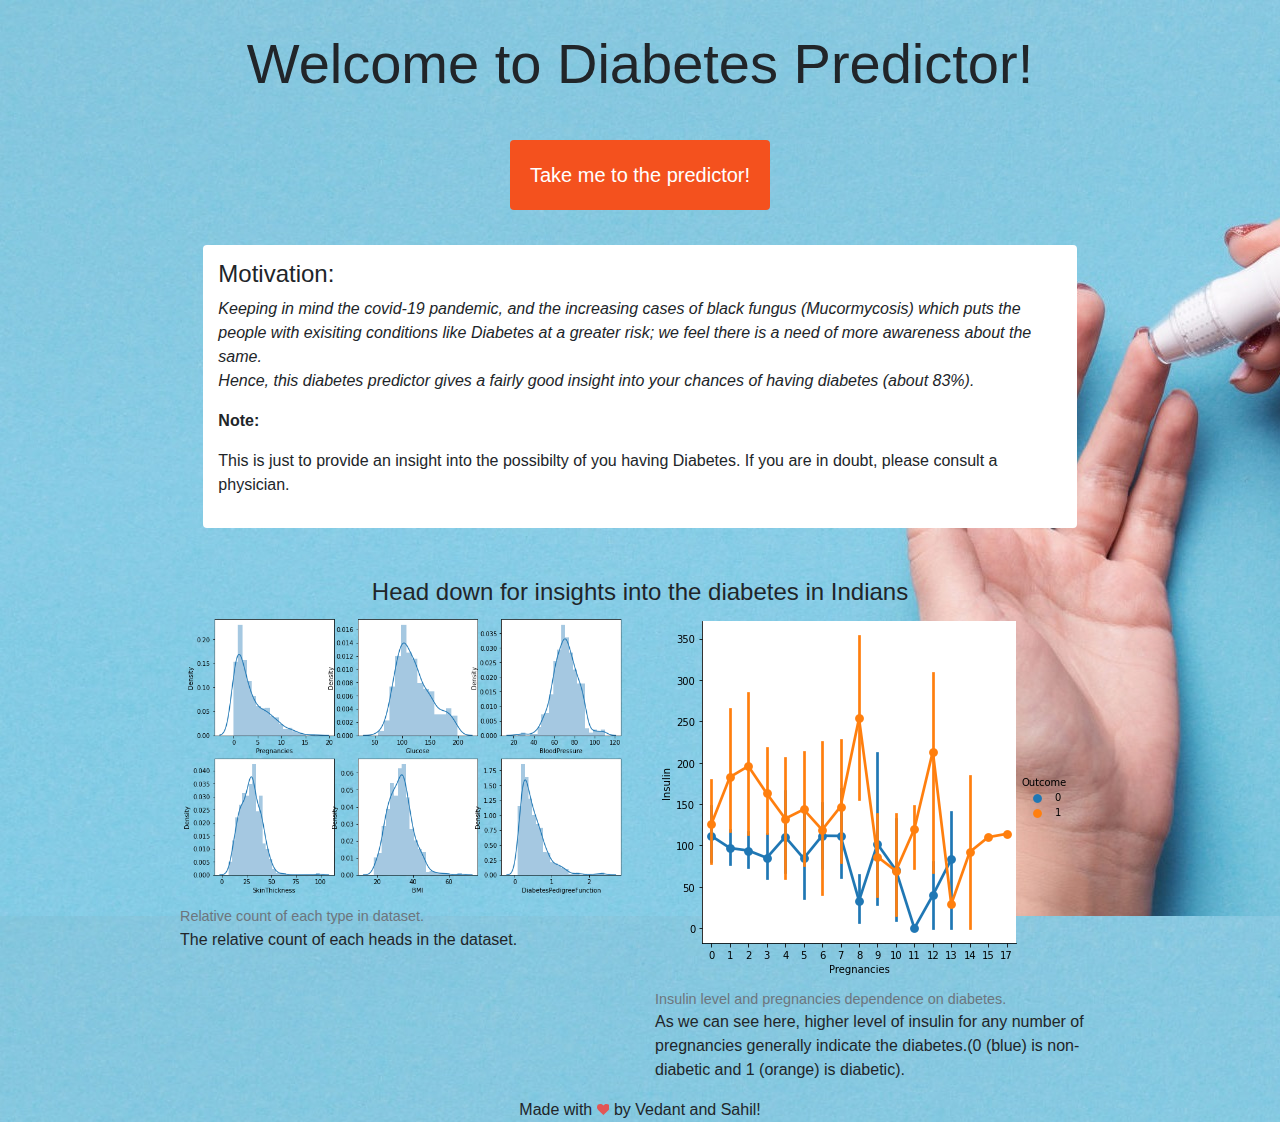
<file: templates/index.html>
<!DOCTYPE html>
<html lang="en">
<head>
    <meta charset="UTF-8">
    <meta http-equiv="X-UA-Compatible" content="IE=edge">
    <meta name="viewport" content="width=device-width, initial-scale=1.0">
    <title>Diabetes Predictor Home</title>
    <style>body{background-image: url("./../static/diabetes-bg.jpg");}</style>
    <link rel="stylesheet" href="https://maxcdn.bootstrapcdn.com/bootstrap/4.0.0/css/bootstrap.min.css" integrity="sha384-Gn5384xqQ1aoWXA+058RXPxPg6fy4IWvTNh0E263XmFcJlSAwiGgFAW/dAiS6JXm" crossorigin="anonymous">
    <link rel="stylesheet" href="./../static/style.css">
</head>
<body>
    <script src="https://code.jquery.com/jquery-3.2.1.slim.min.js" integrity="sha384-KJ3o2DKtIkvYIK3UENzmM7KCkRr/rE9/Qpg6aAZGJwFDMVNA/GpGFF93hXpG5KkN" crossorigin="anonymous"></script>
        <script src="https://cdnjs.cloudflare.com/ajax/libs/popper.js/1.12.9/umd/popper.min.js" integrity="sha384-ApNbgh9B+Y1QKtv3Rn7W3mgPxhU9K/ScQsAP7hUibX39j7fakFPskvXusvfa0b4Q" crossorigin="anonymous"></script>
        <script src="https://maxcdn.bootstrapcdn.com/bootstrap/4.0.0/js/bootstrap.min.js" integrity="sha384-JZR6Spejh4U02d8jOt6vLEHfe/JQGiRRSQQxSfFWpi1MquVdAyjUar5+76PVCmYl" crossorigin="anonymous"></script>
        <h1 class="display-4 text-center" style="padding-top: 30px;">Welcome to Diabetes Predictor!</h1>
        <div class="row text-center" style="padding: 30px;">
            <div class="col-md-12"><a href="/predictor"><button class="btn customBtn">Take me to the predictor!</button></a> </div>
        </div>
        <div class="row">
            <div class="col-md-2"></div>
            <div class="col-md-8 rounded" style="background-color: white; padding: 15px">
                <h4>Motivation:</h4>
                <p class="font-italic">Keeping in mind the covid-19 pandemic, and the increasing cases of black fungus (Mucormycosis) which puts the people
                    with exisiting conditions like Diabetes at a greater risk; we feel there is a need of more awareness about the same. <br>
                    Hence, this diabetes predictor gives a fairly good insight into your chances of having diabetes (about 83%). <br>
                    <p class="font-weight-bold">Note:</p> This is just to provide an insight into the possibilty of you having Diabetes. If you are in doubt, please consult a physician.
                </p>
            </div>
            <div class="col-md-2"></div>            
        </div>
        <div style="margin-top: 50px;">
            <h4 class="text-center">Head down for insights into the diabetes in Indians</h4>
        </div>
        <div class="container">
            <div class="row">
                <div class="col-md-1"></div>
                <div class="col-md-5 col-sm-12">
                    <img class="figure-img img-fluid rounded" src="./../static/distplot.png" alt="Exploration of our dataset">
                    <figcaption class="figure-caption">Relative count of each type in dataset.</figcaption>
                    <p>The relative count of each heads in the dataset.</p>
                </div>
                <div class="col-md-5 col-sm-12">
                    <img class="figure-img img-fluid rounded" src="./../static/insulin_vs_pregnancies.png" alt="Insulin vs Pregnancies over outcome of diabetes">
                    <figcaption class="figure-caption">Insulin level and pregnancies dependence on diabetes. </figcaption>
                    <p>As we can see here, higher level of insulin for any number of pregnancies generally indicate the diabetes.(0 (blue) is non-diabetic and 1 (orange) is diabetic).</p>
                </div>
                <div class="col-md-1"></div>
            </div>
        </div>
        <div class="text-center">
            Made with <svg viewBox="0 0 1792 1792" preserveAspectRatio="xMidYMid meet" xmlns="http://www.w3.org/2000/svg" style="height: 0.8rem;"><path d="M896 1664q-26 0-44-18l-624-602q-10-8-27.5-26T145 952.5 77 855 23.5 734 0 596q0-220 127-344t351-124q62 0 126.5 21.5t120 58T820 276t76 68q36-36 76-68t95.5-68.5 120-58T1314 128q224 0 351 124t127 344q0 221-229 450l-623 600q-18 18-44 18z" fill="#e25555"></path></svg> by Vedant and Sahil!
        </div>  
</body>
</html>
</file>
<file: static/style.css>
.f1 {
    outline: 2px red dotted;
    padding-top: 10px;
    padding-bottom: 10px;
}

.customBtn {
    border-radius: 4px;
    background-color: #f4511e;
    border: none;
    color: #FFFFFF;
    text-align: center;
    font-size: 20px;
    padding: 20px;
    /* width: 200px; */
    transition: all 0.5s;
    cursor: pointer;
    margin: 5px;
  }
  
  .customBtn span {
    cursor: pointer;
    display: inline-block;
    position: relative;
    transition: 0.5s;
  }
  
  .customBtn span:after {
    content: '\00bb';
    position: absolute;
    opacity: 0;
    top: 0;
    right: -20px;
    transition: 0.5s;
  }
  
  .customBtn:hover span {
    padding-right: 25px;
  }
  
  .customBtn:hover span:after {
    opacity: 1;
    right: 0;
  }
</file>
